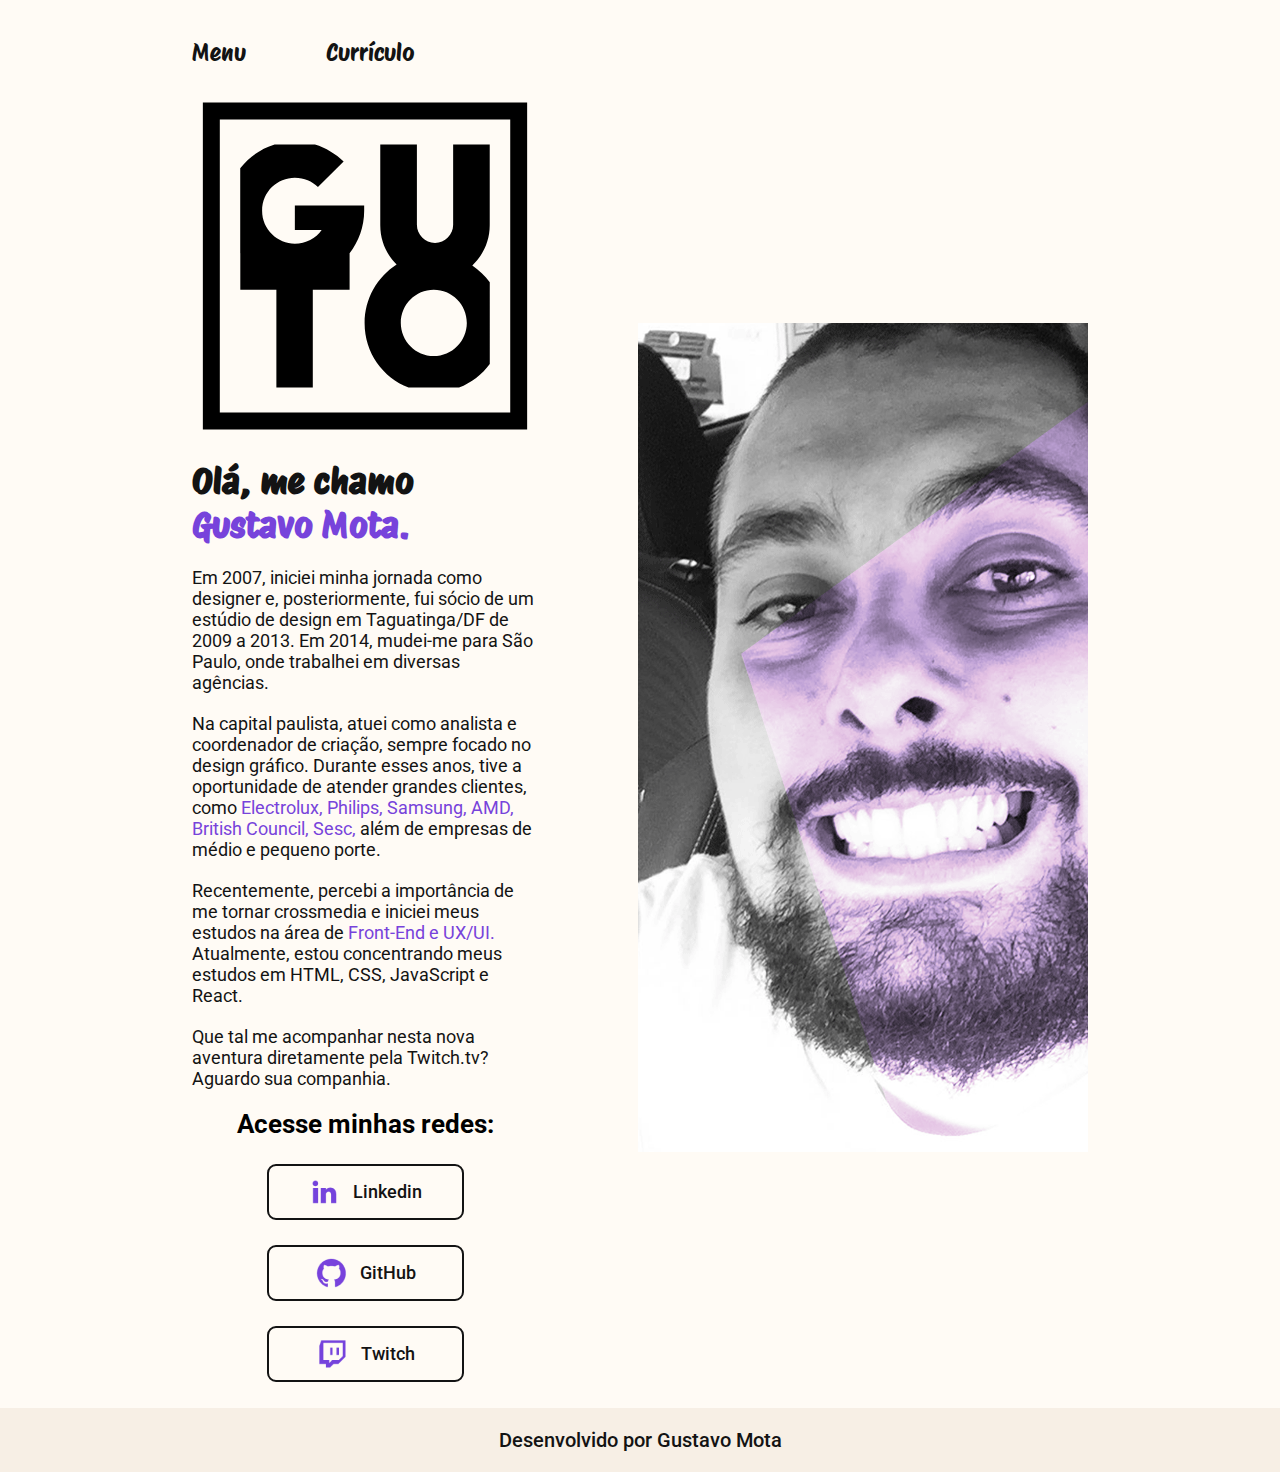
<file: index.html>
<!DOCTYPE html>
<html lang="pt-br">

<head>
    <meta charset="UTF-8">
    <meta name="viewport" content="width=device-width, initial-scale=1.0">
    <title>Portfólio Gustavo Mota</title>
    <link rel="stylesheet" href="styles/style.css">
</head>

<body>
    <header class="cabecalho">
        <nav class="cabecalho__menu">
            <a class="cabecalho__menu__link" href="index.html">Menu</a>
            <a class="cabecalho__menu__link" href="cv.html">Currículo</a>
        </nav>
    </header>
    <main class="apresentacao">
        <section class="apresentacao__conteudo">
            <img class="imagem__logo" src="assets/body/logo_svg_black.svg" alt="Logo Gustavo Mota">
            <h1 class="apresentacao__conteudo__titulo">Olá, me chamo <strong>Gustavo Mota.</strong></h1>
            <p class="apresentacao__conteudo__texto"> Em 2007, iniciei minha jornada como designer e, posteriormente, fui sócio de um estúdio de design em Taguatinga/DF de 2009 a 2013. Em 2014, mudei-me para São Paulo, onde trabalhei em diversas agências.</p>
            <p class="apresentacao__conteudo__texto"> Na capital paulista, atuei como analista e coordenador de criação, sempre focado no design gráfico. Durante esses anos, tive a oportunidade de atender grandes clientes, como <span class="titulo-destaque">Electrolux, Philips, Samsung, AMD, British Council, Sesc,</span> além de empresas de médio e pequeno porte.</p>
            <p class="apresentacao__conteudo__texto"> Recentemente, percebi a importância de me tornar crossmedia e iniciei meus estudos na área de <span class="titulo-destaque">Front-End e UX/UI.</span> Atualmente, estou concentrando meus estudos em HTML, CSS, JavaScript e React.</p>
            <p class="apresentacao__conteudo__texto"> Que tal me acompanhar nesta nova aventura diretamente pela Twitch.tv? Aguardo sua companhia.</p>
                
            <div class="apresentacao__link">
                <h2 class="apresentacao__link_subtitulo">Acesse minhas redes:</h2>
                <a class="apresentacao__link__navegacao" href="https://www.linkedin.com/in/gustavomota/"> <img
                        src="assets/links/linkedin.png" alt="Logo Linkedin"> Linkedin</a>
                <a class="apresentacao__link__navegacao" href="https://github.com/Gustavohnmota"> <img
                        src="assets/links/github.png" alt="Logo Github"> GitHub</a>
                <a class="apresentacao__link__navegacao" href="https://twitch.tv/blinkdies"> <img
                        src="assets/links/twitch.png" alt="Logo Twitch"> Twitch</a>
            </div>
        </section>
        <img class="imagem__perfil" src="assets/body/foto_perfil1.png" alt="Foto Gustavo Mota">
    </main>
    <footer class="rodape">
        <p>Desenvolvido por Gustavo Mota</p>
    </footer>
</body>

</html>
</file>
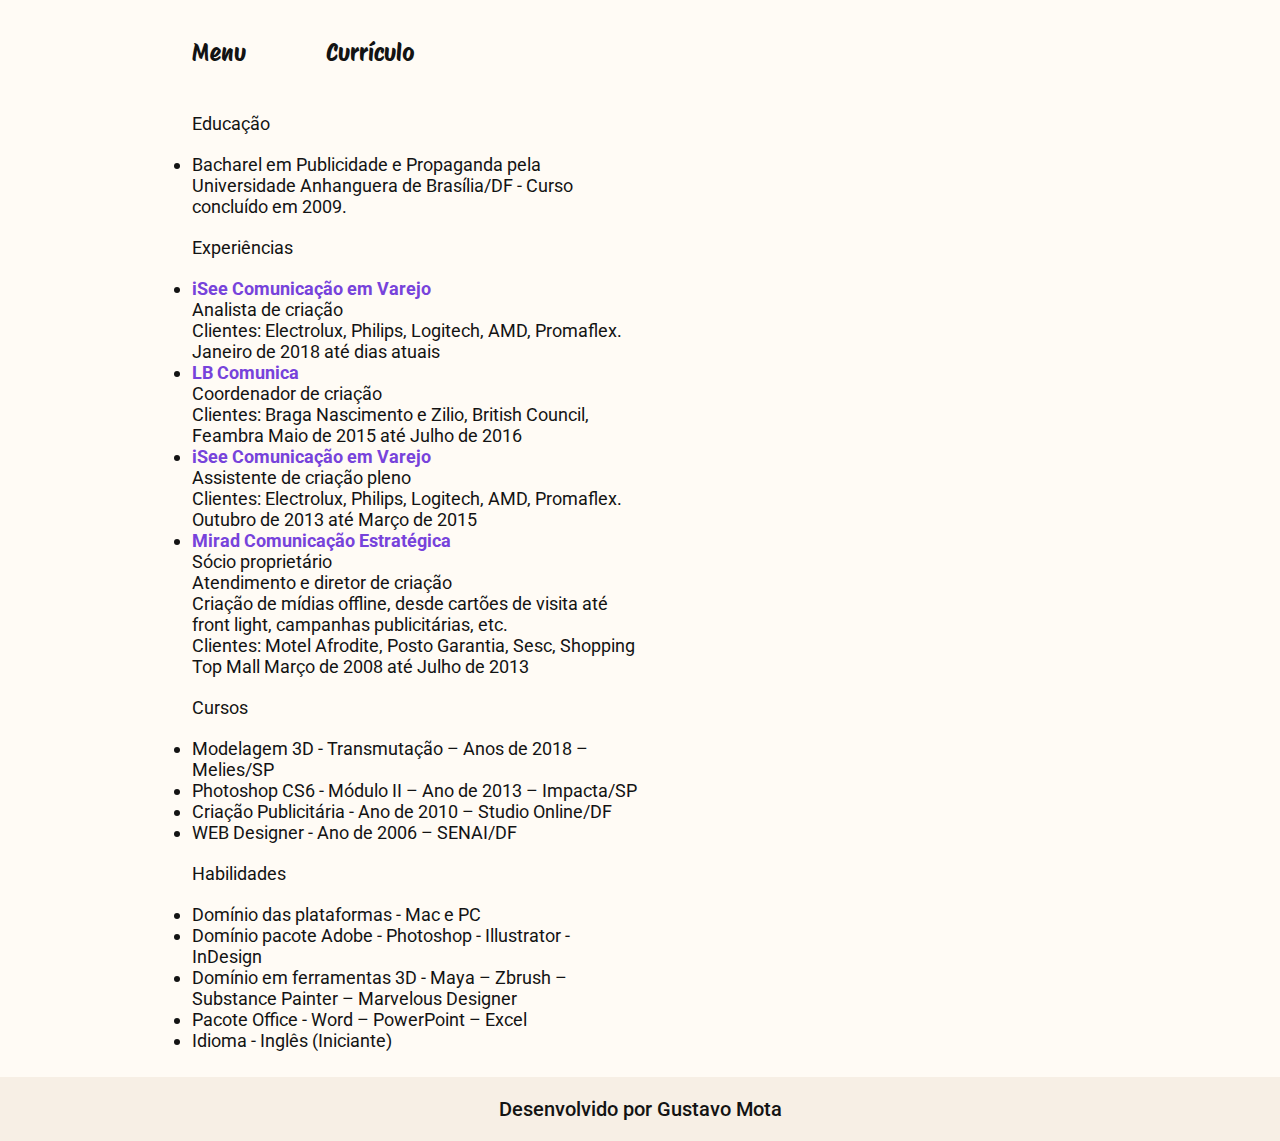
<file: cv.html>
<!DOCTYPE html>
<html lang="pt-br">

<head>
    <meta charset="UTF-8">
    <meta name="viewport" content="width=device-width, initial-scale=1.0">
    <title>CV</title>
    <link rel="stylesheet" href="styles/style.css">
</head>

<body>
    <header class="cabecalho">
        <nav class="cabecalho__menu">
            <a class="cabecalho__menu__link" href="index.html">Menu</a>
            <a class="cabecalho__menu__link" href="cv.html">Currículo</a>
        </nav>
    </header>
    <main class="apresentacao">
        <section class="apresentacao__conteudo">
            <h1 class="apresentacao__conteudo__titulo"></h1>
            <p class="apresentacao__conteudo__texto">Educação</p>
            <ul class="apresentacao__conteudo__texto">
                <li>Bacharel em Publicidade e Propaganda pela Universidade
                    Anhanguera de Brasília/DF - Curso concluído em 2009.</li>
            </ul>
            <p class="apresentacao__conteudo__texto">Experiências</p>
            <ul class="apresentacao__conteudo__texto">
                <li> <strong>iSee Comunicação em Varejo</strong><br>
                    Analista de criação <br>
                    Clientes: Electrolux, Philips, Logitech, AMD, Promaflex.
                    Janeiro de 2018 até dias atuais</li>
                <li><strong>LB Comunica</strong><br>
                    Coordenador de criação <br>
                    Clientes: Braga Nascimento e Zilio, British Council, Feambra
                    Maio de 2015 até Julho de 2016</li>
                <li><strong>iSee Comunicação em Varejo</strong> <br>
                    Assistente de criação pleno <br>
                    Clientes: Electrolux, Philips, Logitech, AMD, Promaflex.
                    Outubro de 2013 até Março de 2015</li>
                <li><strong>Mirad Comunicação Estratégica</strong> <br>
                    Sócio proprietário <br>
                    Atendimento e diretor de criação <br>
                    Criação de mídias offline, desde cartões de visita até front light,
                    campanhas publicitárias, etc. <br>
                    Clientes: Motel Afrodite, Posto Garantia, Sesc, Shopping Top Mall
                    Março de 2008 até Julho de 2013</li>
            </ul>
            <p class="apresentacao__conteudo__texto">Cursos</p>
            <ul class="apresentacao__conteudo__texto">
                <li>Modelagem 3D - Transmutação – Anos de 2018 – Melies/SP</li>
                <li>Photoshop CS6 - Módulo II – Ano de 2013 – Impacta/SP</li>
                <li>Criação Publicitária - Ano de 2010 – Studio Online/DF</li>
                <li>WEB Designer - Ano de 2006 – SENAI/DF</li>
            </ul>
            <p class="apresentacao__conteudo__texto">Habilidades</p>
            <ul class="apresentacao__conteudo__texto">
                <li>Domínio das plataformas - Mac e PC</li>
                <li>Domínio pacote Adobe - Photoshop - Illustrator - InDesign</li>
                <li>Domínio em ferramentas 3D - Maya – Zbrush – Substance Painter – Marvelous Designer</li>
                <li>Pacote Office - Word – PowerPoint – Excel</li>
                <li>Idioma - Inglês (Iniciante)</li>
            </ul>
        </section>
    </main>

    <footer class="rodape">
        <p>Desenvolvido por Gustavo Mota</p>
    </footer>
</body>

</html>
</file>
<file: styles/style.css>
@import url('https://fonts.googleapis.com/css2?family=Protest+Riot&family=Roboto:ital,wght@0,100;0,300;0,400;0,500;0,700;0,900;1,100;1,300;1,400;1,500;1,700;1,900&display=swap');

:root {
    --cor-background: #FFFBF5;
    --cor-menu: #131313;
    --cor-texto: #131313;
    --cor-bottom: #131313;
    --cor-bottom-hover: #F7EFE5;
    --cor-emphasis: #7743DB;
    --cor-footer: #F7EFE5;
}

* {
    margin: 0;
    padding: 0;
}

body {
    background-color: var(--cor-background);
    color: var(--cor-texto);
    box-sizing: border-box;
}

.cabecalho {
    padding: 3% 0% 0% 15%;
}

.cabecalho__menu {
    display: flex;
    gap: 80px;
}

.cabecalho__menu__link {
    font-family: "Protest Riot", sans-serif;
    font-size: 1.5rem;
    text-decoration: none;
    color: var(--cor-menu);
    text-decoration: none;
}

.apresentacao {
    padding: 2% 15%;
    display: flex;
    align-items: center;
    justify-content: space-between;
    gap: 100px;
}

.imagem__logo {
    display: flex;
}

.apresentacao__conteudo {
    width: 50%;
    display: flex;
    flex-direction: column;
    gap: 20px;
}

.apresentacao__conteudo__titulo {
    font-size: 2.25rem;
    font-family: "Protest Riot", sans-serif;
}

strong {
    color: var(--cor-emphasis);
}

.titulo-destaque {
    color: var(--cor-emphasis);
}

.apresentacao__conteudo__texto {
    font-size: 1.125rem;
    font-family: "Roboto", sans-serif;
}

.apresentacao__link {
    display: flex;
    flex-direction: column;
    justify-content: space-between;
    align-items: center;
    gap: 25px;
}

.apresentacao__link_subtitulo {
    font-size: 1.625rem;
    font-family: "Roboto", sans-serif;
    color: #000000;
}

.apresentacao__link__navegacao {
    display: flex;
    justify-content: center;
    align-items: center;
    gap: 12px;
    border: 2px solid var(--cor-bottom);
    width: 50%;
    font-size: 1.125rem;
    font-family: "Roboto", sans-serif;
    border-radius: 9px;
    color: var(--cor-quaternaria);
    text-align: center;
    text-decoration: none;
    padding: 10px;
    font-weight: 500;
}

.apresentacao__link__navegacao:hover {
    background-color: var(--cor-bottom-hover);
    border: 2px solid var(--cor-bottom-hover);
    cursor: pointer;
}

.rodape {
    background-color: var(--cor-footer);
    color: var(--cor-texto);
    font-size: 1.25rem;
    font-family: "Roboto", sans-serif;
    font-weight: 500;
    text-align: center;
    padding: 20px;
}

@media (max-width: 1075px) {
    .cabecalho {
        padding: 15%;
    }

    .cabecalho__menu {
        justify-content: center;
    }

    .apresentacao {
        flex-direction: column;
        padding: 5%;
        gap: 50px;
    }

    .apresentacao__conteudo {
        width: auto;
    }
    
    .imagem__perfil {
        width: 50%;
    }
}
</file>
